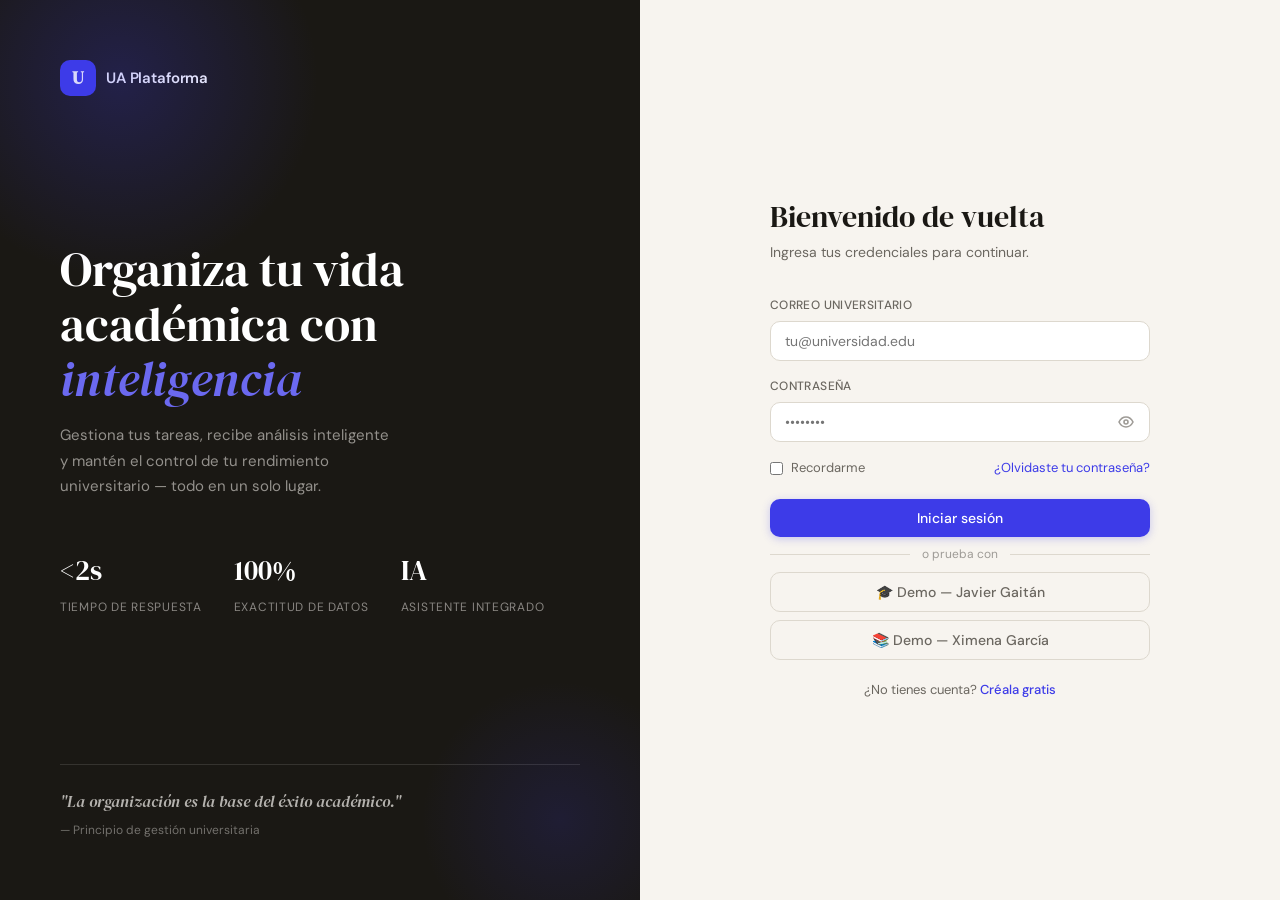
<file: index.html>
<!DOCTYPE html>
<html lang="es">
<head>
  <meta charset="UTF-8" />
  <meta name="viewport" content="width=device-width, initial-scale=1.0" />
  <title>UA Plataforma — Iniciar sesión</title>
  <link rel="stylesheet" href="css/base.css" />
  <link rel="stylesheet" href="css/auth.css" />
</head>
<body>

<div class="auth-page">

  <!-- Left: Brand panel -->
  <div class="auth-brand">
    <div class="brand-logo">
      <div class="brand-logo-mark">U</div>
      UA Plataforma
    </div>

    <div>
      <h1 class="brand-headline">
        Organiza tu vida<br>académica con<br><em>inteligencia</em>
      </h1>
      <p class="brand-sub">
        Gestiona tus tareas, recibe análisis inteligente y mantén el control de tu rendimiento universitario — todo en un solo lugar.
      </p>
      <div class="brand-stats">
        <div>
          <span class="brand-stat-value">&lt;2s</span>
          <span class="brand-stat-label">Tiempo de respuesta</span>
        </div>
        <div>
          <span class="brand-stat-value">100%</span>
          <span class="brand-stat-label">Exactitud de datos</span>
        </div>
        <div>
          <span class="brand-stat-value">IA</span>
          <span class="brand-stat-label">Asistente integrado</span>
        </div>
      </div>
    </div>

    <div class="brand-quotes">
      <p class="brand-quote-text">"La organización es la base del éxito académico."</p>
      <p class="brand-quote-author">— Principio de gestión universitaria</p>
    </div>
  </div>

  <!-- Right: Auth forms -->
  <div class="auth-form-panel">
    <div class="auth-form-wrap">

      <!-- LOGIN -->
      <div id="panel-login">
        <h2 class="auth-form-title">Bienvenido de vuelta</h2>
        <p class="auth-form-sub">Ingresa tus credenciales para continuar.</p>

        <div class="auth-error" id="login-error">
          <svg width="16" height="16" viewBox="0 0 16 16" fill="none" stroke="currentColor" stroke-width="1.8"><circle cx="8" cy="8" r="6"/><line x1="8" y1="5" x2="8" y2="8.5"/><circle cx="8" cy="11" r=".5" fill="currentColor"/></svg>
          <span id="login-error-msg"></span>
        </div>

        <div class="auth-form">
          <div class="field">
            <label for="login-email">Correo universitario</label>
            <input type="email" id="login-email" placeholder="tu@universidad.edu" autocomplete="email" />
          </div>
          <div class="field">
            <label for="login-password">Contraseña</label>
            <div class="password-wrap">
              <input type="password" id="login-password" placeholder="••••••••" autocomplete="current-password" />
              <button type="button" class="password-toggle" onclick="togglePwd('login-password', this)" aria-label="Mostrar contraseña">
                <svg width="16" height="16" viewBox="0 0 16 16" fill="none" stroke="currentColor" stroke-width="1.6"><path d="M1 8s2.5-5 7-5 7 5 7 5-2.5 5-7 5-7-5-7-5z"/><circle cx="8" cy="8" r="2"/></svg>
              </button>
            </div>
          </div>

          <div style="display:flex;align-items:center;justify-content:space-between;">
            <label style="display:flex;align-items:center;gap:8px;font-size:13px;color:var(--ink-60);cursor:pointer;">
              <input type="checkbox" id="remember-me" style="width:auto;" /> Recordarme
            </label>
            <a href="#" onclick="return false;" style="font-size:13px;">¿Olvidaste tu contraseña?</a>
          </div>

          <button class="btn btn-indigo" style="width:100%;margin-top:4px;" onclick="doLogin()">
            Iniciar sesión
          </button>
        </div>

        <div class="auth-divider">o prueba con</div>

        <div style="display:flex;flex-direction:column;gap:8px;">
          <button class="btn btn-ghost" style="width:100%;" onclick="demoLogin('javier@universidad.edu')">
            🎓 Demo — Javier Gaitán
          </button>
          <button class="btn btn-ghost" style="width:100%;" onclick="demoLogin('ximena@universidad.edu')">
            📚 Demo — Ximena García
          </button>
        </div>

        <p class="auth-switch">¿No tienes cuenta? <a onclick="switchPanel('register')">Créala gratis</a></p>
      </div>

      <!-- REGISTER -->
      <div id="panel-register" style="display:none;">
        <h2 class="auth-form-title">Crea tu cuenta</h2>
        <p class="auth-form-sub">Únete a UA Plataforma en menos de un minuto.</p>

        <div class="auth-error" id="reg-error">
          <svg width="16" height="16" viewBox="0 0 16 16" fill="none" stroke="currentColor" stroke-width="1.8"><circle cx="8" cy="8" r="6"/><line x1="8" y1="5" x2="8" y2="8.5"/><circle cx="8" cy="11" r=".5" fill="currentColor"/></svg>
          <span id="reg-error-msg"></span>
        </div>

        <div class="auth-form">
          <div class="field">
            <label>Nombre completo</label>
            <input type="text" id="reg-name" placeholder="Tu nombre" autocomplete="name" />
          </div>
          <div class="field">
            <label>Correo universitario</label>
            <input type="email" id="reg-email" placeholder="tu@universidad.edu" autocomplete="email" />
          </div>
          <div class="field">
            <label>Carrera</label>
            <input type="text" id="reg-career" placeholder="Ej: Ingeniería de Sistemas" />
          </div>
          <div class="field">
            <label>Contraseña</label>
            <div class="password-wrap">
              <input type="password" id="reg-password" placeholder="Mínimo 6 caracteres" autocomplete="new-password" />
              <button type="button" class="password-toggle" onclick="togglePwd('reg-password', this)" aria-label="Mostrar contraseña">
                <svg width="16" height="16" viewBox="0 0 16 16" fill="none" stroke="currentColor" stroke-width="1.6"><path d="M1 8s2.5-5 7-5 7 5 7 5-2.5 5-7 5-7-5-7-5z"/><circle cx="8" cy="8" r="2"/></svg>
              </button>
            </div>
          </div>
          <div class="field">
            <label>Elige tu avatar</label>
            <div class="avatar-row" id="avatar-row">
              <div class="avatar-opt selected" data-em="🎓" onclick="selectAvatar(this)">🎓</div>
              <div class="avatar-opt" data-em="📚" onclick="selectAvatar(this)">📚</div>
              <div class="avatar-opt" data-em="💻" onclick="selectAvatar(this)">💻</div>
              <div class="avatar-opt" data-em="🔬" onclick="selectAvatar(this)">🔬</div>
              <div class="avatar-opt" data-em="🎨" onclick="selectAvatar(this)">🎨</div>
              <div class="avatar-opt" data-em="⚡" onclick="selectAvatar(this)">⚡</div>
            </div>
          </div>
          <button class="btn btn-indigo" style="width:100%;margin-top:4px;" onclick="doRegister()">
            Crear cuenta
          </button>
        </div>

        <p class="auth-switch">¿Ya tienes cuenta? <a onclick="switchPanel('login')">Inicia sesión</a></p>
      </div>

    </div>
  </div>
</div>

<div id="toast-container"></div>

<script src="js/auth.js"></script>
<script>
  // If already logged in, redirect
  if (Auth.getSession()) window.location.href = 'app.html';

  function switchPanel(panel) {
    document.getElementById('panel-login').style.display    = panel === 'login'    ? '' : 'none';
    document.getElementById('panel-register').style.display = panel === 'register' ? '' : 'none';
  }

  function togglePwd(id, btn) {
    const input = document.getElementById(id);
    const isText = input.type === 'text';
    input.type = isText ? 'password' : 'text';
    btn.style.color = isText ? '' : 'var(--indigo)';
  }

  function selectAvatar(el) {
    document.querySelectorAll('.avatar-opt').forEach(a => a.classList.remove('selected'));
    el.classList.add('selected');
  }

  function showError(id, msg) {
    const el = document.getElementById(id);
    document.getElementById(id + '-msg').textContent = msg;
    el.classList.add('show');
    setTimeout(() => el.classList.remove('show'), 4000);
  }

  function doLogin() {
    const email    = document.getElementById('login-email').value.trim();
    const password = document.getElementById('login-password').value;
    const remember = document.getElementById('remember-me').checked;
    if (!email || !password) { showError('login-error', 'Completa todos los campos.'); return; }
    const result = Auth.login(email, password, remember);
    if (!result.ok) { showError('login-error', result.error); return; }
    window.location.href = 'app.html';
  }

  function demoLogin(email) {
    document.getElementById('login-email').value    = email;
    document.getElementById('login-password').value = 'demo1234';
    doLogin();
  }

  function doRegister() {
    const name     = document.getElementById('reg-name').value.trim();
    const email    = document.getElementById('reg-email').value.trim();
    const career   = document.getElementById('reg-career').value.trim();
    const password = document.getElementById('reg-password').value;
    const avatar   = document.querySelector('.avatar-opt.selected')?.dataset.em || '🎓';
    if (!name || !email || !password) { showError('reg-error', 'Completa todos los campos obligatorios.'); return; }
    const result = Auth.register({ name, email, career, password, avatar });
    if (!result.ok) { showError('reg-error', result.error); return; }
    window.location.href = 'app.html';
  }

  // Enter key support
  document.addEventListener('keydown', e => {
    if (e.key === 'Enter') {
      if (document.getElementById('panel-login').style.display !== 'none') doLogin();
      else doRegister();
    }
  });
</script>
</body>
</html>
</file>
<file: css/base.css>
@import url('https://fonts.googleapis.com/css2?family=DM+Serif+Display:ital@0;1&family=DM+Sans:ital,opsz,wght@0,9..40,300;0,9..40,400;0,9..40,500;0,9..40,600;1,9..40,300&display=swap');

*, *::before, *::after { box-sizing: border-box; margin: 0; padding: 0; }

:root {
  /* Color palette */
  --cream:        #F7F4EF;
  --cream-dark:   #EDE9E1;
  --cream-border: #DDD8CE;
  --ink:          #1A1814;
  --ink-60:       #6B6760;
  --ink-40:       #9E9B96;
  --ink-20:       #C8C5C0;
  --indigo:       #3D3BE8;
  --indigo-light: #EEEEFF;
  --indigo-mid:   #6B69F0;
  --sage:         #3A7D5E;
  --sage-light:   #E8F4EE;
  --amber:        #C47B1A;
  --amber-light:  #FEF3E2;
  --rose:         #C0394A;
  --rose-light:   #FDEEF0;

  /* Typography */
  --font-display: 'DM Serif Display', Georgia, serif;
  --font-body:    'DM Sans', system-ui, sans-serif;

  /* Spacing */
  --r-sm:  6px;
  --r-md:  10px;
  --r-lg:  16px;
  --r-xl:  24px;

  /* Shadows */
  --shadow-sm: 0 1px 3px rgba(26,24,20,.06), 0 1px 2px rgba(26,24,20,.04);
  --shadow-md: 0 4px 16px rgba(26,24,20,.08), 0 2px 6px rgba(26,24,20,.04);
  --shadow-lg: 0 12px 40px rgba(26,24,20,.12), 0 4px 12px rgba(26,24,20,.06);

  /* Transitions */
  --ease: cubic-bezier(.16,1,.3,1);
}

html { font-size: 16px; -webkit-font-smoothing: antialiased; }

body {
  font-family: var(--font-body);
  background: var(--cream);
  color: var(--ink);
  line-height: 1.6;
  min-height: 100vh;
}

h1, h2, h3 { font-family: var(--font-display); font-weight: 400; line-height: 1.2; }

a { color: var(--indigo); text-decoration: none; }
a:hover { text-decoration: underline; }

input, select, textarea, button {
  font-family: var(--font-body);
  font-size: 14px;
}

/* Scrollbar */
::-webkit-scrollbar { width: 6px; height: 6px; }
::-webkit-scrollbar-track { background: transparent; }
::-webkit-scrollbar-thumb { background: var(--ink-20); border-radius: 99px; }
::-webkit-scrollbar-thumb:hover { background: var(--ink-40); }

/* Utility */
.sr-only { position:absolute; width:1px; height:1px; padding:0; margin:-1px; overflow:hidden; clip:rect(0,0,0,0); border:0; }

/* Shared form elements */
.field {
  display: flex;
  flex-direction: column;
  gap: 6px;
}
.field label {
  font-size: 12px;
  font-weight: 500;
  color: var(--ink-60);
  letter-spacing: .03em;
  text-transform: uppercase;
}
.field input,
.field select,
.field textarea {
  width: 100%;
  padding: 10px 14px;
  background: white;
  border: 1.5px solid var(--cream-border);
  border-radius: var(--r-md);
  color: var(--ink);
  font-size: 14px;
  transition: border-color .15s var(--ease), box-shadow .15s var(--ease);
  outline: none;
}
.field input:focus,
.field select:focus,
.field textarea:focus {
  border-color: var(--indigo);
  box-shadow: 0 0 0 3px rgba(61,59,232,.12);
}
.field textarea { resize: vertical; min-height: 80px; line-height: 1.6; }

.btn {
  display: inline-flex;
  align-items: center;
  justify-content: center;
  gap: 7px;
  padding: 10px 20px;
  border-radius: var(--r-md);
  font-size: 14px;
  font-weight: 500;
  cursor: pointer;
  border: none;
  transition: all .18s var(--ease);
  white-space: nowrap;
}
.btn:active { transform: scale(.97); }

.btn-primary {
  background: var(--ink);
  color: var(--cream);
}
.btn-primary:hover { background: #2d2b26; }

.btn-indigo {
  background: var(--indigo);
  color: white;
  box-shadow: 0 2px 8px rgba(61,59,232,.25);
}
.btn-indigo:hover { background: #2f2dd4; }

.btn-ghost {
  background: transparent;
  color: var(--ink-60);
  border: 1.5px solid var(--cream-border);
}
.btn-ghost:hover { background: var(--cream-dark); color: var(--ink); }

.btn-sm { padding: 6px 14px; font-size: 13px; }
.btn-icon { padding: 8px; border-radius: var(--r-md); }

/* Badges */
.badge {
  display: inline-flex;
  align-items: center;
  gap: 4px;
  padding: 3px 9px;
  border-radius: 99px;
  font-size: 11px;
  font-weight: 500;
  letter-spacing: .02em;
}
.badge-pendiente  { background: var(--amber-light); color: var(--amber); }
.badge-completado { background: var(--sage-light);  color: var(--sage); }
.badge-vencido    { background: var(--rose-light);  color: var(--rose); }
.badge-progreso   { background: var(--indigo-light); color: var(--indigo); }

/* Card */
.card {
  background: white;
  border: 1px solid var(--cream-border);
  border-radius: var(--r-lg);
  box-shadow: var(--shadow-sm);
}

/* Dot status */
.dot {
  width: 8px; height: 8px;
  border-radius: 50%;
  display: inline-block;
  flex-shrink: 0;
}
.dot-pendiente  { background: var(--amber); }
.dot-completado { background: var(--sage); }
.dot-vencido    { background: var(--rose); }
.dot-progreso   { background: var(--indigo); }

/* Animations */
@keyframes fadeUp {
  from { opacity: 0; transform: translateY(14px); }
  to   { opacity: 1; transform: translateY(0); }
}
@keyframes fadeIn {
  from { opacity: 0; }
  to   { opacity: 1; }
}
@keyframes spin {
  to { transform: rotate(360deg); }
}

.anim-fade-up { animation: fadeUp .5s var(--ease) both; }
.anim-fade-in { animation: fadeIn .3s var(--ease) both; }

/* Toast */
#toast-container {
  position: fixed;
  bottom: 24px;
  right: 24px;
  z-index: 999;
  display: flex;
  flex-direction: column;
  gap: 8px;
  pointer-events: none;
}
.toast {
  background: var(--ink);
  color: var(--cream);
  padding: 12px 18px;
  border-radius: var(--r-md);
  font-size: 13px;
  font-weight: 500;
  box-shadow: var(--shadow-lg);
  animation: fadeUp .3s var(--ease) both;
  pointer-events: all;
  display: flex;
  align-items: center;
  gap: 8px;
  max-width: 320px;
}
.toast.success { background: var(--sage); }
.toast.error   { background: var(--rose); }
.toast.info    { background: var(--indigo); }
</file>
<file: css/auth.css>
.auth-page {
  min-height: 100vh;
  display: grid;
  grid-template-columns: 1fr 1fr;
}

/* Left panel — brand */
.auth-brand {
  background: var(--ink);
  color: var(--cream);
  padding: 60px;
  display: flex;
  flex-direction: column;
  justify-content: space-between;
  position: relative;
  overflow: hidden;
}

.auth-brand::before {
  content: '';
  position: absolute;
  top: -120px; left: -80px;
  width: 400px; height: 400px;
  border-radius: 50%;
  background: radial-gradient(circle, rgba(61,59,232,.25) 0%, transparent 70%);
  pointer-events: none;
}
.auth-brand::after {
  content: '';
  position: absolute;
  bottom: -60px; right: -60px;
  width: 280px; height: 280px;
  border-radius: 50%;
  background: radial-gradient(circle, rgba(61,59,232,.15) 0%, transparent 70%);
  pointer-events: none;
}

.brand-logo {
  display: flex;
  align-items: center;
  gap: 10px;
  font-size: 15px;
  font-weight: 600;
  letter-spacing: -.01em;
  color: white;
}
.brand-logo-mark {
  width: 36px; height: 36px;
  background: var(--indigo);
  border-radius: var(--r-md);
  display: flex;
  align-items: center;
  justify-content: center;
  font-family: var(--font-display);
  font-size: 18px;
  color: white;
  flex-shrink: 0;
}

.brand-headline {
  font-family: var(--font-display);
  font-size: clamp(32px, 4vw, 48px);
  color: white;
  line-height: 1.15;
  margin-bottom: 16px;
}
.brand-headline em {
  color: var(--indigo-mid);
  font-style: italic;
}

.brand-sub {
  font-size: 15px;
  color: rgba(247,244,239,.55);
  line-height: 1.7;
  max-width: 340px;
}

.brand-stats {
  display: flex;
  gap: 32px;
  margin-top: 48px;
}
.brand-stat-value {
  font-family: var(--font-display);
  font-size: 28px;
  color: white;
  display: block;
}
.brand-stat-label {
  font-size: 12px;
  color: rgba(247,244,239,.5);
  text-transform: uppercase;
  letter-spacing: .06em;
}

.brand-quotes {
  border-top: 1px solid rgba(247,244,239,.12);
  padding-top: 24px;
}
.brand-quote-text {
  font-family: var(--font-display);
  font-style: italic;
  font-size: 16px;
  color: rgba(247,244,239,.7);
  line-height: 1.5;
  margin-bottom: 8px;
}
.brand-quote-author {
  font-size: 12px;
  color: rgba(247,244,239,.4);
}

/* Right panel — form */
.auth-form-panel {
  display: flex;
  align-items: center;
  justify-content: center;
  padding: 48px 40px;
  background: var(--cream);
}

.auth-form-wrap {
  width: 100%;
  max-width: 380px;
}

.auth-form-title {
  font-family: var(--font-display);
  font-size: 30px;
  color: var(--ink);
  margin-bottom: 6px;
}
.auth-form-sub {
  font-size: 14px;
  color: var(--ink-60);
  margin-bottom: 32px;
}

.auth-form { display: flex; flex-direction: column; gap: 16px; }

.auth-divider {
  display: flex;
  align-items: center;
  gap: 12px;
  margin: 8px 0;
  color: var(--ink-40);
  font-size: 12px;
}
.auth-divider::before,
.auth-divider::after {
  content: '';
  flex: 1;
  height: 1px;
  background: var(--cream-border);
}

.auth-switch {
  text-align: center;
  font-size: 13px;
  color: var(--ink-60);
  margin-top: 20px;
}
.auth-switch a {
  color: var(--indigo);
  font-weight: 500;
  cursor: pointer;
}
.auth-switch a:hover { text-decoration: underline; }

.password-wrap { position: relative; }
.password-wrap input { padding-right: 42px; }
.password-toggle {
  position: absolute;
  right: 12px;
  top: 50%;
  transform: translateY(-50%);
  background: none;
  border: none;
  cursor: pointer;
  color: var(--ink-40);
  padding: 4px;
  display: flex;
  align-items: center;
  transition: color .15s;
}
.password-toggle:hover { color: var(--ink); }

.auth-error {
  background: var(--rose-light);
  border: 1px solid rgba(192,57,74,.2);
  border-radius: var(--r-md);
  padding: 10px 14px;
  font-size: 13px;
  color: var(--rose);
  display: none;
  align-items: center;
  gap: 8px;
}
.auth-error.show { display: flex; }

/* Avatar selector */
.avatar-row {
  display: flex;
  gap: 10px;
  flex-wrap: wrap;
}
.avatar-opt {
  width: 40px; height: 40px;
  border-radius: 50%;
  display: flex;
  align-items: center;
  justify-content: center;
  font-size: 18px;
  cursor: pointer;
  border: 2px solid transparent;
  transition: all .15s var(--ease);
}
.avatar-opt:hover { transform: scale(1.1); }
.avatar-opt.selected { border-color: var(--indigo); box-shadow: 0 0 0 3px rgba(61,59,232,.2); }

/* Responsive */
@media (max-width: 768px) {
  .auth-page { grid-template-columns: 1fr; }
  .auth-brand { display: none; }
  .auth-form-panel { padding: 32px 20px; }
}
</file>
